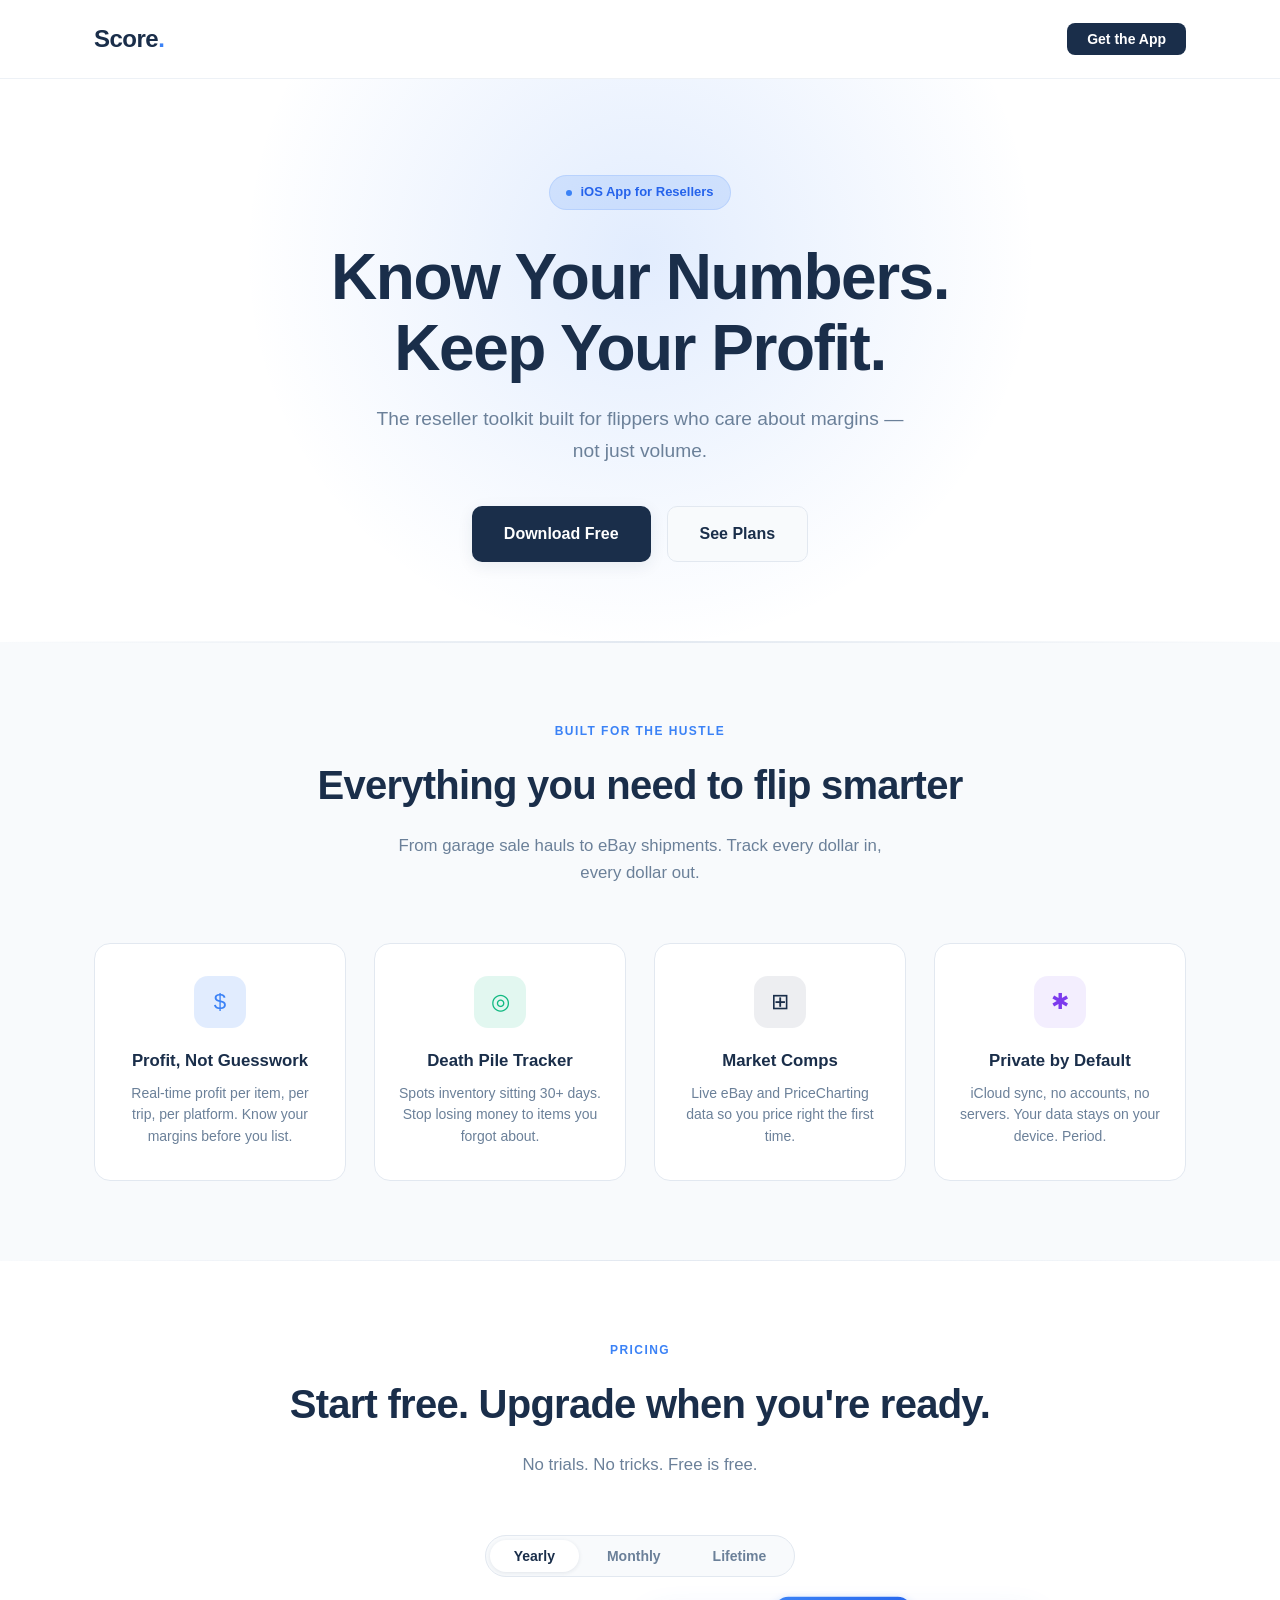
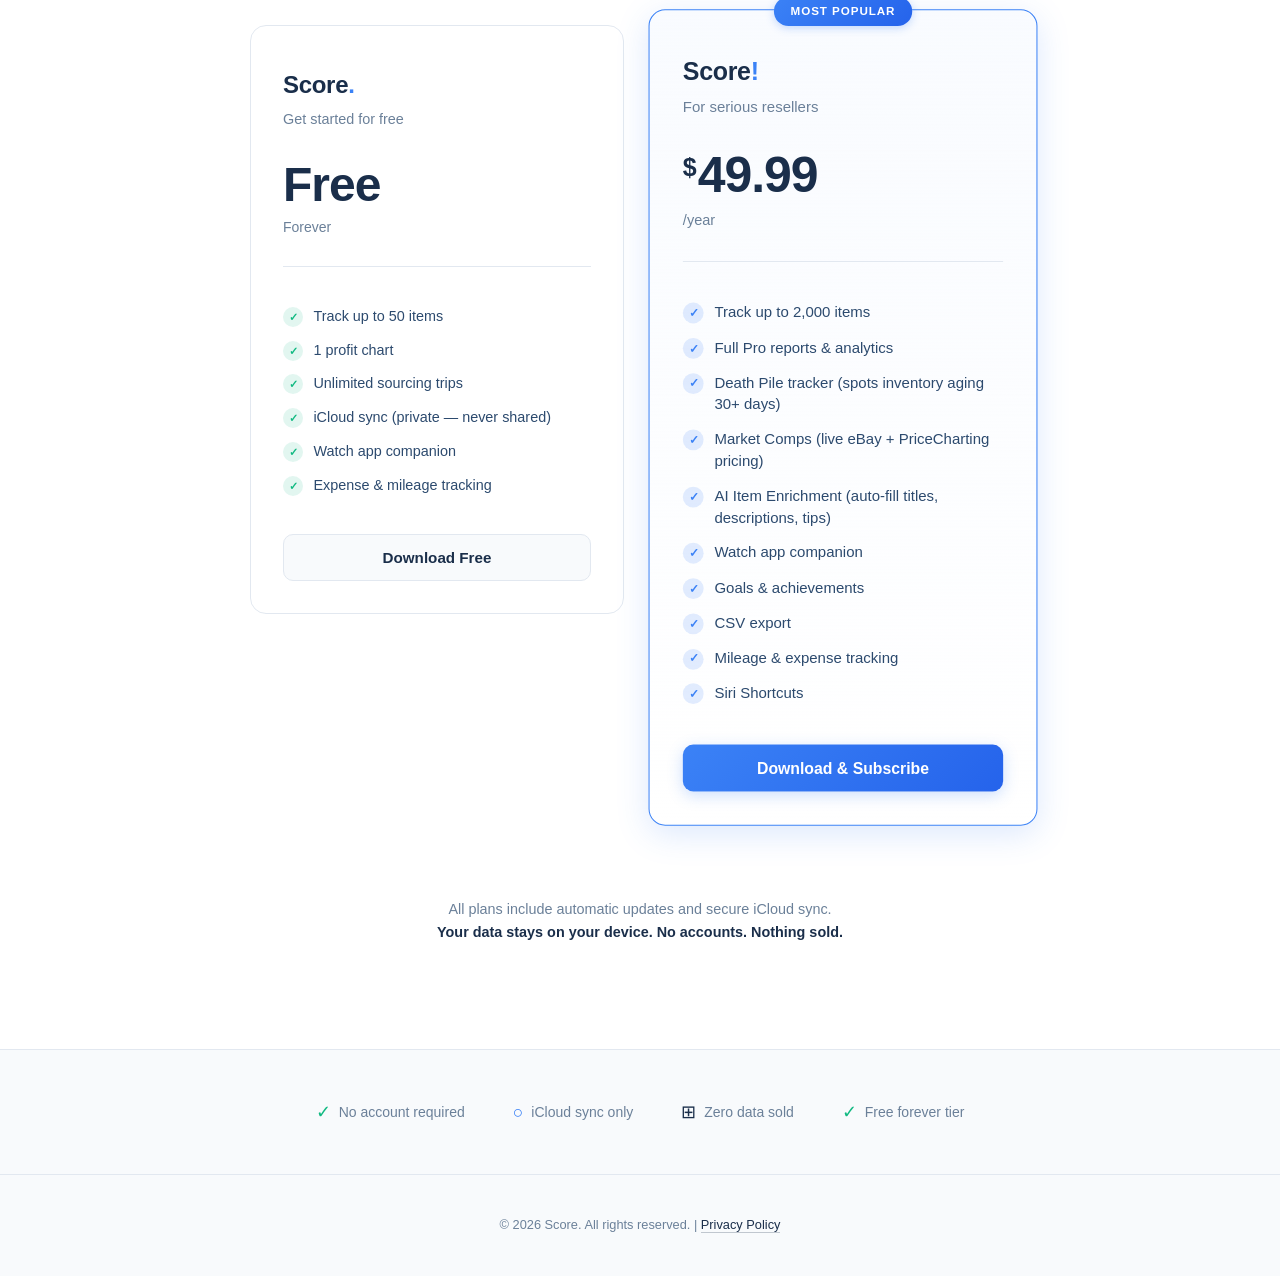
<file: index.html>
<!DOCTYPE html>
<html lang="en">
<head>
  <meta charset="UTF-8" />
  <meta name="viewport" content="width=device-width, initial-scale=1.0" />
  <title>Score. — Reseller Profit Tracker</title>
  <meta name="description" content="The reseller toolkit built for flippers who care about margins. Track inventory, sourcing trips, and profit — free to start." />
  <style>
    * {
      margin: 0;
      padding: 0;
      box-sizing: border-box;
    }
    :root {
      --primary: #1a2e4a;
      --primary-light: #2a4a6e;
      --accent: #3b82f6;
      --accent-dark: #2563eb;
      --accent-glow: rgba(59, 130, 246, 0.15);
      --success: #10b981;
      --success-glow: rgba(16, 185, 129, 0.12);
      --muted: #6b8099;
      --text: #2c4a6e;
      --border: #e2e8f0;
      --bg-light: #f8fafc;
      --bg-card: #ffffff;
      --shadow-sm: 0 1px 3px rgba(26, 46, 74, 0.06);
      --shadow-md: 0 4px 16px rgba(26, 46, 74, 0.08);
      --shadow-lg: 0 12px 40px rgba(26, 46, 74, 0.12);
      --shadow-accent: 0 8px 32px rgba(59, 130, 246, 0.18);
      --radius: 16px;
      --radius-sm: 10px;
    }
    body {
      font-family: -apple-system, BlinkMacSystemFont, "SF Pro Display", "Segoe UI", "Helvetica Neue", sans-serif;
      background: #ffffff;
      color: var(--text);
      line-height: 1.6;
      overflow-x: hidden;
      -webkit-font-smoothing: antialiased;
    }
    .container {
      max-width: 1140px;
      margin: 0 auto;
      padding: 0 1.5rem;
    }

    /* ── NAV ── */
    nav {
      padding: 1.25rem 0;
      position: sticky;
      top: 0;
      z-index: 100;
      background: rgba(255, 255, 255, 0.85);
      backdrop-filter: blur(16px);
      -webkit-backdrop-filter: blur(16px);
      border-bottom: 1px solid rgba(226, 232, 240, 0.6);
    }
    .nav-inner {
      display: flex;
      align-items: center;
      justify-content: space-between;
    }
    .logo {
      font-size: 1.5rem;
      font-weight: 800;
      color: var(--primary);
      letter-spacing: -0.5px;
      text-decoration: none;
    }
    .logo-dot {
      color: var(--accent);
      display: inline-block;
      animation: dotPulse 2.4s cubic-bezier(0.4, 0, 0.6, 1) infinite;
    }
    @keyframes dotPulse {
      0%, 100% { opacity: 1; transform: scale(1); }
      50% { opacity: 0.45; transform: scale(0.92); }
    }
    .nav-cta {
      font-size: 0.875rem;
      font-weight: 600;
      padding: 0.5rem 1.25rem;
      border-radius: 8px;
      background: var(--primary);
      color: #fff;
      text-decoration: none;
      border: none;
      cursor: pointer;
      transition: background 0.2s, transform 0.15s;
    }
    .nav-cta:hover {
      background: var(--accent);
      transform: translateY(-1px);
    }

    /* ── HERO ── */
    .hero {
      position: relative;
      padding: 6rem 0 5rem;
      text-align: center;
      overflow: hidden;
    }
    .hero::before {
      content: "";
      position: absolute;
      top: -40%;
      left: 50%;
      transform: translateX(-50%);
      width: 800px;
      height: 800px;
      background: radial-gradient(circle, var(--accent-glow) 0%, transparent 70%);
      pointer-events: none;
      z-index: 0;
    }
    .hero::after {
      content: "";
      position: absolute;
      bottom: 0;
      left: 0;
      right: 0;
      height: 1px;
      background: linear-gradient(90deg, transparent, var(--border), transparent);
    }
    .hero .container {
      position: relative;
      z-index: 1;
    }
    .hero-badge {
      display: inline-flex;
      align-items: center;
      gap: 0.5rem;
      background: var(--accent-glow);
      color: var(--accent-dark);
      font-size: 0.8125rem;
      font-weight: 600;
      padding: 0.375rem 1rem;
      border-radius: 100px;
      margin-bottom: 2rem;
      border: 1px solid rgba(59, 130, 246, 0.15);
    }
    .hero-badge-dot {
      width: 6px;
      height: 6px;
      background: var(--accent);
      border-radius: 50%;
      animation: dotPulse 2s infinite;
    }
    h1 {
      font-size: clamp(2.5rem, 5.5vw, 4rem);
      font-weight: 800;
      color: var(--primary);
      line-height: 1.1;
      letter-spacing: -1.5px;
      margin-bottom: 1.25rem;
      max-width: 700px;
      margin-left: auto;
      margin-right: auto;
    }
    .subtitle {
      font-size: clamp(1.05rem, 2vw, 1.2rem);
      color: var(--muted);
      max-width: 540px;
      margin: 0 auto 2.5rem;
      line-height: 1.65;
    }
    .hero-cta-group {
      display: flex;
      gap: 1rem;
      justify-content: center;
      flex-wrap: wrap;
    }
    .btn {
      display: inline-flex;
      align-items: center;
      gap: 0.5rem;
      font-size: 1rem;
      font-weight: 600;
      padding: 0.875rem 2rem;
      border-radius: var(--radius-sm);
      border: none;
      cursor: pointer;
      text-decoration: none;
      transition: all 0.25s cubic-bezier(0.4, 0, 0.2, 1);
    }
    .btn-primary {
      background: var(--primary);
      color: #fff;
      box-shadow: var(--shadow-md);
    }
    .btn-primary:hover {
      background: var(--accent);
      box-shadow: var(--shadow-accent);
      transform: translateY(-2px);
    }
    .btn-secondary {
      background: var(--bg-light);
      color: var(--primary);
      border: 1px solid var(--border);
    }
    .btn-secondary:hover {
      background: #fff;
      border-color: var(--accent);
      color: var(--accent);
      transform: translateY(-2px);
    }

    /* ── VALUE PROPS ── */
    .value-props {
      padding: 5rem 0;
      background: var(--bg-light);
      position: relative;
    }
    .value-props::before,
    .value-props::after {
      content: "";
      position: absolute;
      left: 0;
      right: 0;
      height: 1px;
      background: linear-gradient(90deg, transparent, var(--border), transparent);
    }
    .value-props::before { top: 0; }
    .value-props::after { bottom: 0; }
    .section-label {
      text-align: center;
      font-size: 0.75rem;
      font-weight: 700;
      text-transform: uppercase;
      letter-spacing: 0.12em;
      color: var(--accent);
      margin-bottom: 0.75rem;
    }
    .section-title {
      text-align: center;
      font-size: clamp(1.75rem, 3.5vw, 2.5rem);
      font-weight: 800;
      color: var(--primary);
      letter-spacing: -0.75px;
      margin-bottom: 1rem;
    }
    .section-subtitle {
      text-align: center;
      font-size: 1.05rem;
      color: var(--muted);
      max-width: 520px;
      margin: 0 auto 3.5rem;
    }
    .props-grid {
      display: grid;
      grid-template-columns: repeat(4, 1fr);
      gap: 1.75rem;
    }
    @media (max-width: 900px) {
      .props-grid {
        grid-template-columns: repeat(2, 1fr);
      }
    }
    @media (max-width: 520px) {
      .props-grid {
        grid-template-columns: 1fr;
        max-width: 360px;
        margin: 0 auto;
      }
    }
    .prop-card {
      background: var(--bg-card);
      border: 1px solid var(--border);
      border-radius: var(--radius);
      padding: 2rem 1.5rem;
      text-align: center;
      transition: all 0.3s cubic-bezier(0.4, 0, 0.2, 1);
    }
    .prop-card:hover {
      transform: translateY(-4px);
      box-shadow: var(--shadow-lg);
      border-color: rgba(59, 130, 246, 0.2);
    }
    .prop-icon {
      width: 52px;
      height: 52px;
      border-radius: 14px;
      display: inline-flex;
      align-items: center;
      justify-content: center;
      font-size: 1.4rem;
      margin-bottom: 1.25rem;
      line-height: 1;
    }
    .prop-icon.blue   { background: var(--accent-glow); color: var(--accent); }
    .prop-icon.green  { background: var(--success-glow); color: var(--success); }
    .prop-icon.navy   { background: rgba(26, 46, 74, 0.08); color: var(--primary); }
    .prop-icon.purple { background: rgba(139, 92, 246, 0.1); color: #7c3aed; }
    .prop-card h3 {
      font-size: 1.05rem;
      font-weight: 700;
      color: var(--primary);
      margin-bottom: 0.5rem;
    }
    .prop-card p {
      font-size: 0.875rem;
      color: var(--muted);
      line-height: 1.55;
    }

    /* ── PRICING ── */
    .pricing-section {
      padding: 5rem 0 4rem;
    }
    .pricing-toggle-wrap {
      display: flex;
      justify-content: center;
      margin-bottom: 3rem;
    }
    .pricing-toggle {
      display: inline-flex;
      background: var(--bg-light);
      border: 1px solid var(--border);
      border-radius: 100px;
      padding: 4px;
      gap: 4px;
    }
    .toggle-btn {
      padding: 0.5rem 1.5rem;
      border: none;
      background: transparent;
      color: var(--muted);
      border-radius: 100px;
      cursor: pointer;
      font-weight: 600;
      font-size: 0.875rem;
      transition: all 0.25s cubic-bezier(0.4, 0, 0.2, 1);
      font-family: inherit;
    }
    .toggle-btn.active {
      background: var(--bg-card);
      color: var(--primary);
      box-shadow: 0 1px 4px rgba(26, 46, 74, 0.1);
    }
    .toggle-btn:hover:not(.active) {
      color: var(--primary);
    }

    .pricing-grid {
      display: grid;
      grid-template-columns: 1fr 1fr;
      gap: 2rem;
      max-width: 780px;
      margin: 0 auto 3rem;
      align-items: start;
    }
    @media (max-width: 640px) {
      .pricing-grid {
        grid-template-columns: 1fr;
        max-width: 400px;
      }
    }
    .pricing-card {
      border: 1px solid var(--border);
      border-radius: var(--radius);
      padding: 2.5rem 2rem 2rem;
      background: var(--bg-card);
      transition: all 0.35s cubic-bezier(0.4, 0, 0.2, 1);
      position: relative;
      display: flex;
      flex-direction: column;
    }
    .pricing-card:hover {
      box-shadow: var(--shadow-lg);
      transform: translateY(-2px);
    }
    .pricing-card.popular {
      border-color: var(--accent);
      background: linear-gradient(180deg, rgba(59, 130, 246, 0.03) 0%, var(--bg-card) 100%);
      box-shadow: var(--shadow-accent);
    }
    @media (min-width: 900px) {
      .pricing-card.popular {
        transform: scale(1.04);
        z-index: 2;
      }
      .pricing-card.popular:hover {
        transform: scale(1.04) translateY(-4px);
      }
    }
    .popular-badge {
      position: absolute;
      top: -13px;
      left: 50%;
      transform: translateX(-50%);
      background: linear-gradient(135deg, var(--accent), var(--accent-dark));
      color: white;
      padding: 0.3rem 1rem;
      border-radius: 100px;
      font-size: 0.7rem;
      font-weight: 700;
      text-transform: uppercase;
      letter-spacing: 0.08em;
      white-space: nowrap;
      box-shadow: 0 2px 8px rgba(59, 130, 246, 0.3);
    }
    .card-name {
      font-size: 1.5rem;
      font-weight: 800;
      color: var(--primary);
      margin-bottom: 0.25rem;
      letter-spacing: -0.3px;
    }
    .card-name-accent {
      color: var(--accent);
    }
    .card-tagline {
      font-size: 0.9rem;
      color: var(--muted);
      margin-bottom: 1.75rem;
    }
    .card-price-wrap {
      margin-bottom: 2rem;
      padding-bottom: 1.75rem;
      border-bottom: 1px solid var(--border);
    }
    .card-price {
      font-size: 3rem;
      font-weight: 800;
      color: var(--primary);
      letter-spacing: -1px;
      line-height: 1.1;
    }
    .card-price .currency {
      font-size: 1.5rem;
      font-weight: 700;
      vertical-align: top;
      position: relative;
      top: 0.3rem;
      margin-right: 2px;
    }
    .card-period {
      font-size: 0.875rem;
      color: var(--muted);
      margin-top: 0.25rem;
    }
    .card-features {
      list-style: none;
      margin-bottom: 2rem;
      flex-grow: 1;
    }
    .card-features li {
      padding: 0.4rem 0;
      color: var(--text);
      font-size: 0.9rem;
      display: flex;
      align-items: flex-start;
      gap: 0.65rem;
      line-height: 1.45;
    }
    .check {
      flex-shrink: 0;
      width: 20px;
      height: 20px;
      border-radius: 50%;
      display: inline-flex;
      align-items: center;
      justify-content: center;
      font-size: 0.7rem;
      font-weight: 700;
      margin-top: 1px;
    }
    .check-default {
      background: var(--success-glow);
      color: var(--success);
    }
    .check-pro {
      background: var(--accent-glow);
      color: var(--accent);
    }
    .card-cta {
      width: 100%;
      padding: 0.875rem 1.5rem;
      border: none;
      border-radius: var(--radius-sm);
      font-weight: 700;
      font-size: 0.95rem;
      cursor: pointer;
      transition: all 0.25s cubic-bezier(0.4, 0, 0.2, 1);
      text-align: center;
      text-decoration: none;
      display: block;
      font-family: inherit;
    }
    .card-cta.primary {
      background: linear-gradient(135deg, var(--accent), var(--accent-dark));
      color: #fff;
      box-shadow: 0 4px 14px rgba(59, 130, 246, 0.25);
    }
    .card-cta.primary:hover {
      box-shadow: 0 6px 22px rgba(59, 130, 246, 0.35);
      transform: translateY(-2px);
    }
    .card-cta.secondary {
      background: var(--bg-light);
      color: var(--primary);
      border: 1px solid var(--border);
    }
    .card-cta.secondary:hover {
      background: var(--bg-card);
      border-color: var(--accent);
      color: var(--accent);
      transform: translateY(-2px);
    }

    /* ── TRUST STRIP ── */
    .trust {
      padding: 3rem 0;
      text-align: center;
      border-top: 1px solid var(--border);
      background: var(--bg-light);
    }
    .trust-items {
      display: flex;
      gap: 3rem;
      justify-content: center;
      flex-wrap: wrap;
    }
    .trust-item {
      display: flex;
      align-items: center;
      gap: 0.5rem;
      font-size: 0.875rem;
      color: var(--muted);
      font-weight: 500;
    }
    .trust-icon {
      font-size: 1.1rem;
    }
    .trust-icon.green { color: var(--success); }
    .trust-icon.blue  { color: var(--accent); }
    .trust-icon.navy  { color: var(--primary); }

    /* ── FOOTER NOTE ── */
    .footer-note {
      text-align: center;
      padding: 2.5rem 0;
    }
    .footer-note p {
      font-size: 0.9rem;
      color: var(--muted);
      line-height: 1.65;
    }
    .footer-note strong {
      color: var(--primary);
      font-weight: 600;
    }

    /* ── FOOTER ── */
    footer {
      padding: 2.5rem 0;
      text-align: center;
      color: var(--muted);
      font-size: 0.8rem;
      border-top: 1px solid var(--border);
      background: var(--bg-light);
    }
    footer a {
      color: var(--primary);
      text-decoration: none;
      font-weight: 500;
      border-bottom: 1px solid rgba(26, 46, 74, 0.25);
      transition: all 0.2s;
    }
    footer a:hover {
      color: var(--accent);
      border-bottom-color: var(--accent);
    }

    /* ── ANIMATIONS ── */
    @keyframes fadeUp {
      from { opacity: 0; transform: translateY(24px); }
      to   { opacity: 1; transform: translateY(0); }
    }
    .fade-up {
      animation: fadeUp 0.7s cubic-bezier(0.22, 1, 0.36, 1) forwards;
      opacity: 0;
    }
    .fade-up-d1 { animation-delay: 0.1s; }
    .fade-up-d2 { animation-delay: 0.2s; }
    .fade-up-d3 { animation-delay: 0.3s; }
    .fade-up-d4 { animation-delay: 0.4s; }
  </style>
</head>
<body>

  <!-- ── NAV ── -->
  <nav>
    <div class="container nav-inner">
      <div class="logo">Score<span class="logo-dot">.</span></div>
      <button class="nav-cta" onclick="downloadApp()">Get the App</button>
    </div>
  </nav>

  <!-- ── HERO ── -->
  <section class="hero">
    <div class="container">
      <div class="hero-badge fade-up">
        <span class="hero-badge-dot"></span>
        iOS App for Resellers
      </div>
      <h1 class="fade-up fade-up-d1">Know Your Numbers.<br>Keep Your Profit.</h1>
      <p class="subtitle fade-up fade-up-d2">The reseller toolkit built for flippers who care about margins — not just volume.</p>
      <div class="hero-cta-group fade-up fade-up-d3">
        <button class="btn btn-primary" onclick="downloadApp()">Download Free</button>
        <a class="btn btn-secondary" href="#pricing">See Plans</a>
      </div>
    </div>
  </section>

  <!-- ── VALUE PROPS ── -->
  <section class="value-props">
    <div class="container">
      <p class="section-label">Built for the Hustle</p>
      <h2 class="section-title">Everything you need to flip smarter</h2>
      <p class="section-subtitle">From garage sale hauls to eBay shipments. Track every dollar in, every dollar out.</p>

      <div class="props-grid">
        <div class="prop-card fade-up fade-up-d1">
          <div class="prop-icon blue">$</div>
          <h3>Profit, Not Guesswork</h3>
          <p>Real-time profit per item, per trip, per platform. Know your margins before you list.</p>
        </div>
        <div class="prop-card fade-up fade-up-d2">
          <div class="prop-icon green">&#x25CE;</div>
          <h3>Death Pile Tracker</h3>
          <p>Spots inventory sitting 30+ days. Stop losing money to items you forgot about.</p>
        </div>
        <div class="prop-card fade-up fade-up-d3">
          <div class="prop-icon navy">&#x229E;</div>
          <h3>Market Comps</h3>
          <p>Live eBay and PriceCharting data so you price right the first time.</p>
        </div>
        <div class="prop-card fade-up fade-up-d4">
          <div class="prop-icon purple">&#x2731;</div>
          <h3>Private by Default</h3>
          <p>iCloud sync, no accounts, no servers. Your data stays on your device. Period.</p>
        </div>
      </div>
    </div>
  </section>

  <!-- ── PRICING ── -->
  <section class="pricing-section" id="pricing">
    <div class="container">
      <p class="section-label">Pricing</p>
      <h2 class="section-title">Start free. Upgrade when you're ready.</h2>
      <p class="section-subtitle">No trials. No tricks. Free is free.</p>

      <div class="pricing-toggle-wrap">
        <div class="pricing-toggle">
          <button class="toggle-btn active" onclick="setPeriod('yearly', event)">Yearly</button>
          <button class="toggle-btn" onclick="setPeriod('monthly', event)">Monthly</button>
          <button class="toggle-btn" onclick="setPeriod('lifetime', event)">Lifetime</button>
        </div>
      </div>

      <div class="pricing-grid">
        <!-- Free Plan -->
        <div class="pricing-card">
          <h3 class="card-name">Score<span class="card-name-accent">.</span></h3>
          <p class="card-tagline">Get started for free</p>
          <div class="card-price-wrap">
            <div class="card-price">Free</div>
            <p class="card-period">Forever</p>
          </div>
          <ul class="card-features">
            <li><span class="check check-default">&#x2713;</span>Track up to 50 items</li>
            <li><span class="check check-default">&#x2713;</span>1 profit chart</li>
            <li><span class="check check-default">&#x2713;</span>Unlimited sourcing trips</li>
            <li><span class="check check-default">&#x2713;</span>iCloud sync (private — never shared)</li>
            <li><span class="check check-default">&#x2713;</span>Watch app companion</li>
            <li><span class="check check-default">&#x2713;</span>Expense &amp; mileage tracking</li>
          </ul>
          <button class="card-cta secondary" onclick="downloadApp()">Download Free</button>
        </div>

        <!-- Pro Plan -->
        <div class="pricing-card popular">
          <div class="popular-badge">Most Popular</div>
          <h3 class="card-name">Score<span class="card-name-accent">!</span></h3>
          <p class="card-tagline">For serious resellers</p>
          <div class="card-price-wrap">
            <div class="card-price" id="pro-price"><span class="currency">$</span>49.99</div>
            <p class="card-period" id="pro-period">/year</p>
          </div>
          <ul class="card-features">
            <li><span class="check check-pro">&#x2713;</span>Track up to 2,000 items</li>
            <li><span class="check check-pro">&#x2713;</span>Full Pro reports &amp; analytics</li>
            <li><span class="check check-pro">&#x2713;</span>Death Pile tracker (spots inventory aging 30+ days)</li>
            <li><span class="check check-pro">&#x2713;</span>Market Comps (live eBay + PriceCharting pricing)</li>
            <li><span class="check check-pro">&#x2713;</span>AI Item Enrichment (auto-fill titles, descriptions, tips)</li>
            <li><span class="check check-pro">&#x2713;</span>Watch app companion</li>
            <li><span class="check check-pro">&#x2713;</span>Goals &amp; achievements</li>
            <li><span class="check check-pro">&#x2713;</span>CSV export</li>
            <li><span class="check check-pro">&#x2713;</span>Mileage &amp; expense tracking</li>
            <li><span class="check check-pro">&#x2713;</span>Siri Shortcuts</li>
          </ul>
          <button class="card-cta primary" onclick="downloadApp()">Download &amp; Subscribe</button>
        </div>
      </div>

      <div class="footer-note">
        <p>All plans include automatic updates and secure iCloud sync.</p>
        <p><strong>Your data stays on your device. No accounts. Nothing sold.</strong></p>
      </div>
    </div>
  </section>

  <!-- ── TRUST STRIP ── -->
  <section class="trust">
    <div class="container">
      <div class="trust-items">
        <div class="trust-item">
          <span class="trust-icon green">&#x2713;</span>
          No account required
        </div>
        <div class="trust-item">
          <span class="trust-icon blue">&#x25CB;</span>
          iCloud sync only
        </div>
        <div class="trust-item">
          <span class="trust-icon navy">&#x229E;</span>
          Zero data sold
        </div>
        <div class="trust-item">
          <span class="trust-icon green">&#x2713;</span>
          Free forever tier
        </div>
      </div>
    </div>
  </section>

  <!-- ── FOOTER ── -->
  <footer>
    <div class="container">
      <p>&copy; 2026 Score. All rights reserved. | <a href="privacy.html">Privacy Policy</a></p>
    </div>
  </footer>

  <script>
    function setPeriod(period, event) {
      document.querySelectorAll('.toggle-btn').forEach(function(btn) {
        btn.classList.remove('active');
      });
      event.target.classList.add('active');

      var prices = {
        yearly:   { display: '<span class="currency">$</span>49.99',  period: '/year' },
        monthly:  { display: '<span class="currency">$</span>7.99',   period: '/month' },
        lifetime: { display: '<span class="currency">$</span>149.99', period: 'one-time' }
      };

      document.getElementById('pro-price').innerHTML = prices[period].display;
      document.getElementById('pro-period').textContent = prices[period].period;
    }

    function downloadApp() {
      alert('Score. is coming to the App Store soon.\n\nCheck back here for the download link when it launches.');
    }

    // Intersection observer for scroll-triggered fade-up
    (function() {
      var observer = new IntersectionObserver(function(entries) {
        entries.forEach(function(entry) {
          if (entry.isIntersecting) {
            entry.target.style.animationPlayState = 'running';
            observer.unobserve(entry.target);
          }
        });
      }, { threshold: 0.15 });

      document.querySelectorAll('.prop-card.fade-up').forEach(function(el) {
        el.style.animationPlayState = 'paused';
        observer.observe(el);
      });
    })();
  </script>
</body>
</html>
</file>
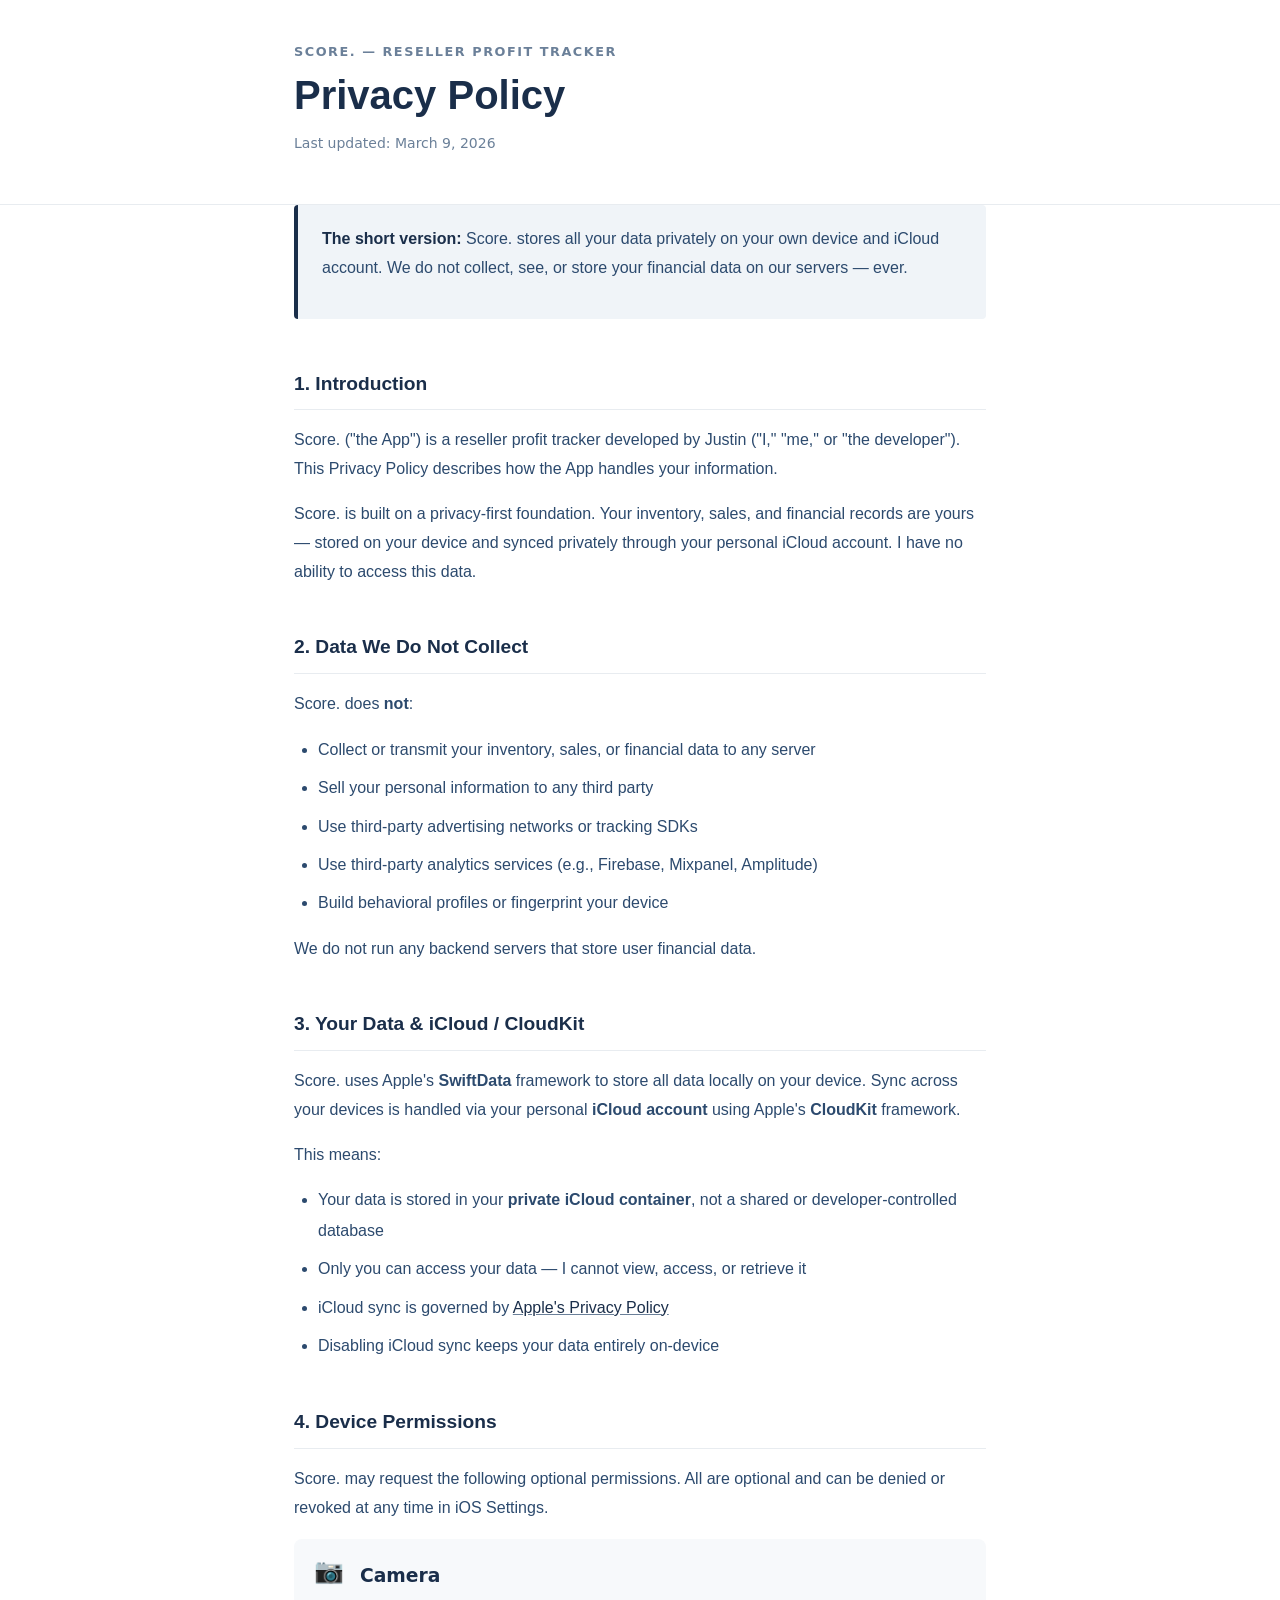
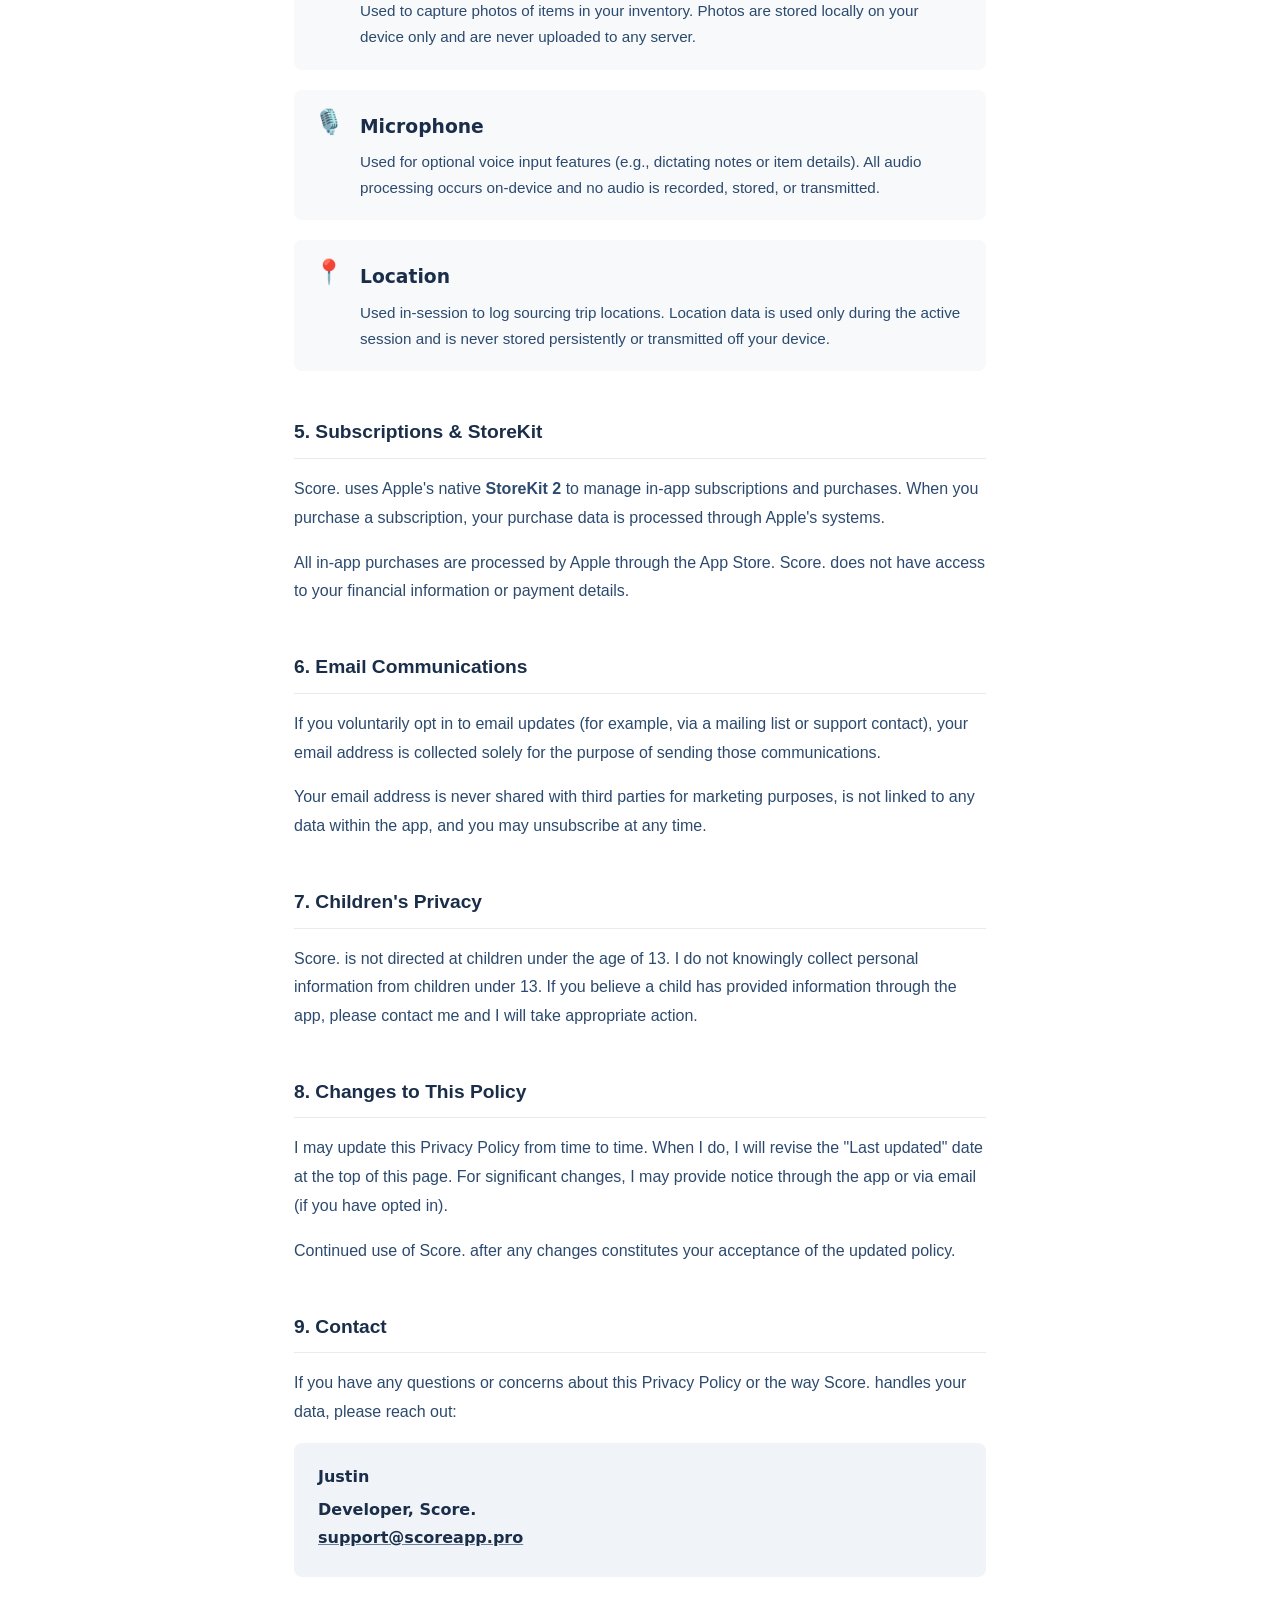
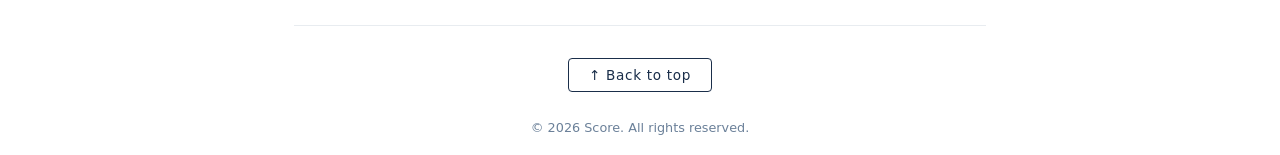
<file: privacy.html>
<!DOCTYPE html>
<html lang="en">
<head>
  <meta charset="UTF-8" />
  <meta name="viewport" content="width=device-width, initial-scale=1.0" />
  <title>Privacy Policy — Score.</title>
  <meta name="description" content="Privacy Policy for Score., the reseller profit tracker for iOS" />
  <style>
    * {
      margin: 0;
      padding: 0;
      box-sizing: border-box;
    }
    body {
      font-family: -apple-system, BlinkMacSystemFont, "Segoe UI", "Helvetica Neue", sans-serif;
      background-color: #ffffff;
      color: #2c4a6e;
      line-height: 1.8;
    }
    header {
      border-bottom: 1px solid #e8ecf0;
      padding: 2.5rem 0 2rem;
    }
    .container {
      max-width: 740px;
      margin: 0 auto;
      padding: 0 1.5rem;
    }
    header .label {
      font-size: 0.8rem;
      font-family: system-ui, sans-serif;
      letter-spacing: 0.12em;
      text-transform: uppercase;
      color: #6b8099;
      margin-bottom: 0.5rem;
      font-weight: 600;
    }
    h1 {
      font-size: clamp(1.75rem, 4vw, 2.5rem);
      font-weight: 700;
      color: #1a2e4a;
      margin-bottom: 0.75rem;
      line-height: 1.2;
    }
    .date {
      font-size: 0.875rem;
      color: #6b8099;
      font-family: system-ui, sans-serif;
    }
    main {
      padding: 3rem 1.5rem 5rem;
    }
    .callout {
      background-color: #f0f4f8;
      border-left: 4px solid #1a2e4a;
      border-radius: 4px;
      padding: 1.25rem 1.5rem;
      margin-bottom: 3rem;
    }
    .callout strong {
      color: #1a2e4a;
    }
    section {
      margin-bottom: 2.75rem;
    }
    h2 {
      font-size: 1.2rem;
      font-weight: 700;
      color: #1a2e4a;
      margin-bottom: 1rem;
      padding-bottom: 0.5rem;
      border-bottom: 1px solid #e8ecf0;
    }
    p {
      color: #2c4a6e;
      line-height: 1.8;
      margin-bottom: 1rem;
    }
    ul {
      color: #2c4a6e;
      line-height: 1.9;
      padding-left: 1.5rem;
      margin-bottom: 1rem;
    }
    li {
      margin-bottom: 0.5rem;
    }
    a {
      color: #1a2e4a;
      text-decoration: underline;
      text-decoration-color: #6b8099;
    }
    a:hover {
      text-decoration-color: #1a2e4a;
    }
    .permission-box {
      display: flex;
      gap: 1rem;
      margin-bottom: 1.25rem;
      padding: 1.25rem;
      background-color: #f7f9fb;
      border-radius: 8px;
    }
    .permission-icon {
      font-size: 1.5rem;
      line-height: 1;
      flex-shrink: 0;
    }
    .permission-content h3 {
      font-weight: 700;
      color: #1a2e4a;
      margin: 0 0 0.35rem;
      font-family: system-ui, sans-serif;
    }
    .permission-content p {
      color: #2c4a6e;
      line-height: 1.7;
      margin: 0;
      font-size: 0.95rem;
    }
    .contact-box {
      background-color: #f0f4f8;
      border-radius: 8px;
      padding: 1.25rem 1.5rem;
    }
    .contact-box p {
      margin: 0 0 0.25rem;
      font-weight: 700;
      color: #1a2e4a;
      font-family: system-ui, sans-serif;
    }
    .contact-box a {
      color: #1a2e4a;
    }
    .footer {
      text-align: center;
      margin-top: 3rem;
      border-top: 1px solid #e8ecf0;
      padding-top: 2rem;
    }
    .footer button {
      background: none;
      border: 1px solid #1a2e4a;
      border-radius: 4px;
      color: #1a2e4a;
      cursor: pointer;
      font-family: system-ui, sans-serif;
      font-size: 0.85rem;
      letter-spacing: 0.05em;
      padding: 0.5rem 1.25rem;
      transition: all 0.2s;
    }
    .footer button:hover {
      background-color: #f0f4f8;
    }
    .copyright {
      margin-top: 1.5rem;
      font-size: 0.8rem;
      color: #6b8099;
      font-family: system-ui, sans-serif;
    }
  </style>
</head>
<body>
  <header>
    <div class="container">
      <p class="label">Score. — Reseller Profit Tracker</p>
      <h1>Privacy Policy</h1>
      <p class="date">Last updated: March 9, 2026</p>
    </div>
  </header>

  <main class="container">
    <div class="callout">
      <p>
        <strong>The short version:</strong> Score. stores all your data privately on your own device and iCloud account. We do not collect, see, or store your financial data on our servers — ever.
      </p>
    </div>

    <section id="introduction">
      <h2>1. Introduction</h2>
      <p>Score. ("the App") is a reseller profit tracker developed by Justin ("I," "me," or "the developer"). This Privacy Policy describes how the App handles your information.</p>
      <p>Score. is built on a privacy-first foundation. Your inventory, sales, and financial records are yours — stored on your device and synced privately through your personal iCloud account. I have no ability to access this data.</p>
    </section>

    <section id="no-collection">
      <h2>2. Data We Do Not Collect</h2>
      <p>Score. does <strong>not</strong>:</p>
      <ul>
        <li>Collect or transmit your inventory, sales, or financial data to any server</li>
        <li>Sell your personal information to any third party</li>
        <li>Use third-party advertising networks or tracking SDKs</li>
        <li>Use third-party analytics services (e.g., Firebase, Mixpanel, Amplitude)</li>
        <li>Build behavioral profiles or fingerprint your device</li>
      </ul>
      <p>We do not run any backend servers that store user financial data.</p>
    </section>

    <section id="icloud">
      <h2>3. Your Data & iCloud / CloudKit</h2>
      <p>Score. uses Apple's <strong>SwiftData</strong> framework to store all data locally on your device. Sync across your devices is handled via your personal <strong>iCloud account</strong> using Apple's <strong>CloudKit</strong> framework.</p>
      <p>This means:</p>
      <ul>
        <li>Your data is stored in your <strong>private iCloud container</strong>, not a shared or developer-controlled database</li>
        <li>Only you can access your data — I cannot view, access, or retrieve it</li>
        <li>iCloud sync is governed by <a href="https://www.apple.com/legal/privacy/" target="_blank">Apple's Privacy Policy</a></li>
        <li>Disabling iCloud sync keeps your data entirely on-device</li>
      </ul>
    </section>

    <section id="permissions">
      <h2>4. Device Permissions</h2>
      <p>Score. may request the following optional permissions. All are optional and can be denied or revoked at any time in iOS Settings.</p>

      <div class="permission-box">
        <span class="permission-icon">📷</span>
        <div class="permission-content">
          <h3>Camera</h3>
          <p>Used to capture photos of items in your inventory. Photos are stored locally on your device only and are never uploaded to any server.</p>
        </div>
      </div>

      <div class="permission-box">
        <span class="permission-icon">🎙️</span>
        <div class="permission-content">
          <h3>Microphone</h3>
          <p>Used for optional voice input features (e.g., dictating notes or item details). All audio processing occurs on-device and no audio is recorded, stored, or transmitted.</p>
        </div>
      </div>

      <div class="permission-box">
        <span class="permission-icon">📍</span>
        <div class="permission-content">
          <h3>Location</h3>
          <p>Used in-session to log sourcing trip locations. Location data is used only during the active session and is never stored persistently or transmitted off your device.</p>
        </div>
      </div>
    </section>

    <section id="subscriptions">
      <h2>5. Subscriptions & StoreKit</h2>
      <p>Score. uses Apple's native <strong>StoreKit 2</strong> to manage in-app subscriptions and purchases. When you purchase a subscription, your purchase data is processed through Apple's systems.</p>
      <p>All in-app purchases are processed by Apple through the App Store. Score. does not have access to your financial information or payment details.</p>
    </section>

    <section id="email">
      <h2>6. Email Communications</h2>
      <p>If you voluntarily opt in to email updates (for example, via a mailing list or support contact), your email address is collected solely for the purpose of sending those communications.</p>
      <p>Your email address is never shared with third parties for marketing purposes, is not linked to any data within the app, and you may unsubscribe at any time.</p>
    </section>

    <section id="children">
      <h2>7. Children's Privacy</h2>
      <p>Score. is not directed at children under the age of 13. I do not knowingly collect personal information from children under 13. If you believe a child has provided information through the app, please contact me and I will take appropriate action.</p>
    </section>

    <section id="changes">
      <h2>8. Changes to This Policy</h2>
      <p>I may update this Privacy Policy from time to time. When I do, I will revise the "Last updated" date at the top of this page. For significant changes, I may provide notice through the app or via email (if you have opted in).</p>
      <p>Continued use of Score. after any changes constitutes your acceptance of the updated policy.</p>
    </section>

    <section id="contact">
      <h2>9. Contact</h2>
      <p>If you have any questions or concerns about this Privacy Policy or the way Score. handles your data, please reach out:</p>
      <div class="contact-box">
        <p>Justin</p>
        <p>Developer, Score. <br /><a href="mailto:support@scoreapp.pro">support@scoreapp.pro</a></p>
      </div>
    </section>

    <div class="footer">
      <button onclick="window.scrollTo({ top: 0, behavior: 'smooth' })">↑ Back to top</button>
      <p class="copyright">© 2026 Score. All rights reserved.</p>
    </div>
  </main>
</body>
</html>
</file>
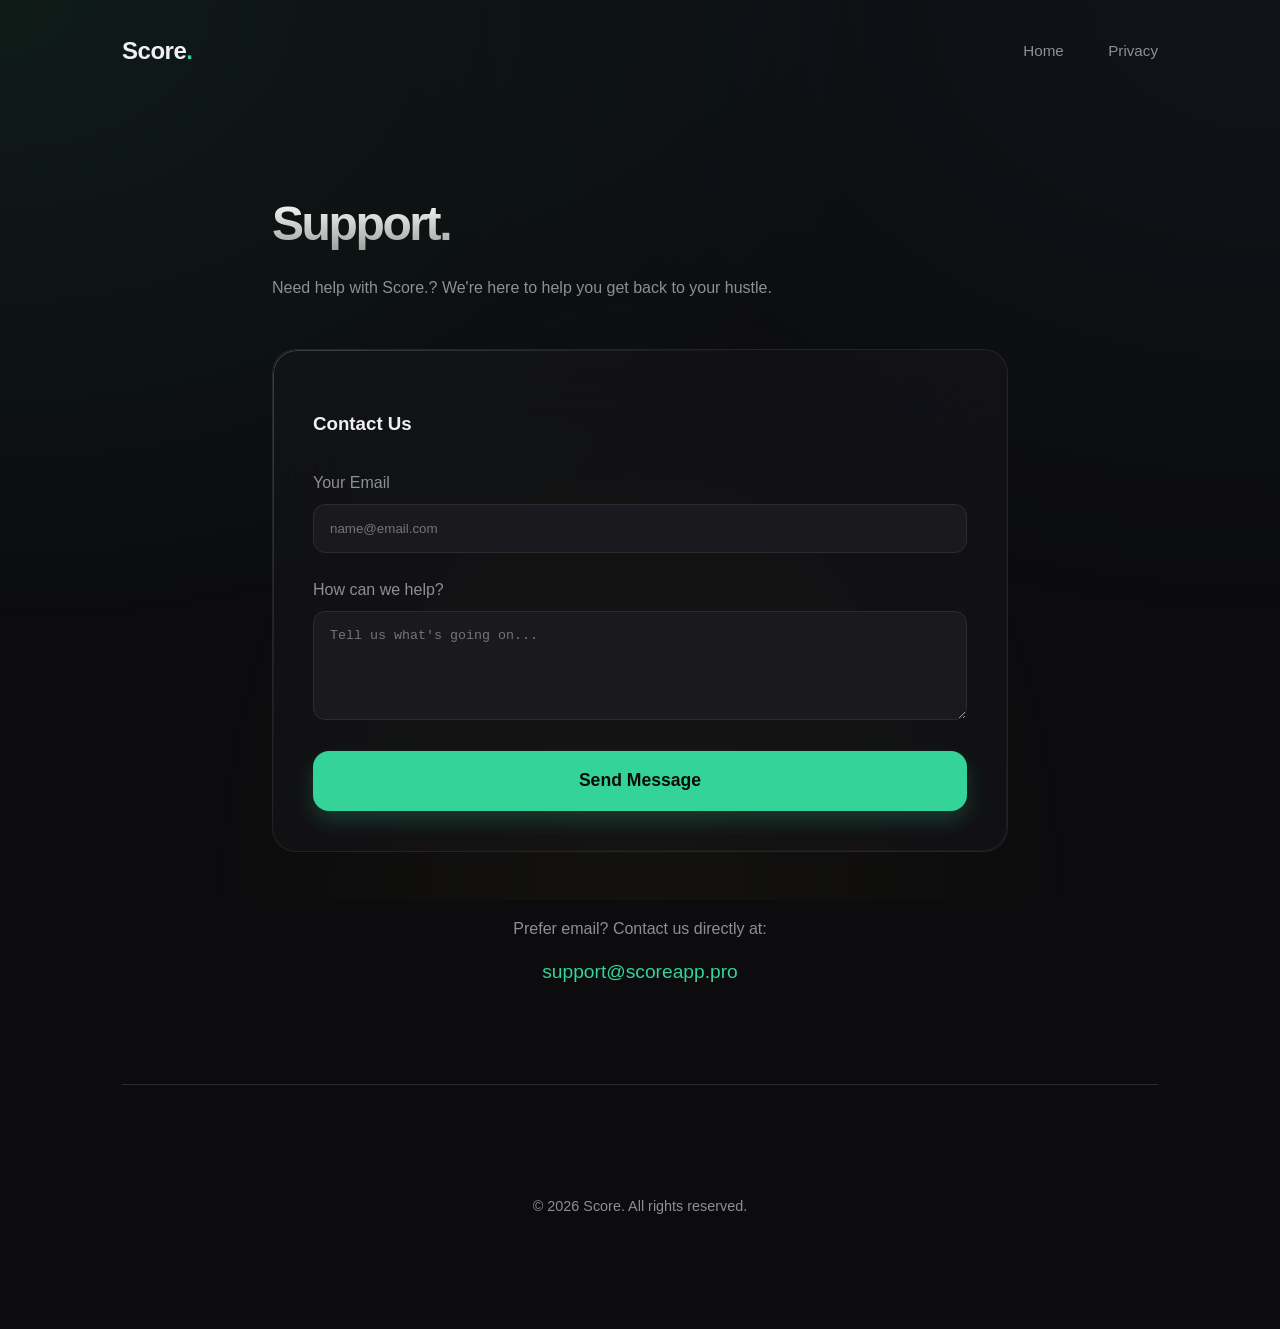
<file: support.html>
<!DOCTYPE html>
<html lang="en">
<head>
    <meta charset="UTF-8">
    <meta name="viewport" content="width=device-width, initial-scale=1.0">
    <title>Support — Score.</title>
    <link rel="stylesheet" href="styles.css">
    <link rel="stylesheet" href="https://cdnjs.cloudflare.com/ajax/libs/font-awesome/6.4.0/css/all.min.css">
</head>
<body>
    <div class="mesh-bg"></div>

    <div class="container">
        <nav>
            <div class="logo"><a href="index.html" style="text-decoration: none; color: inherit;">Score<span>.</span></a></div>
            <div class="nav-links">
                <a href="index.html">Home</a>
                <a href="privacy.html">Privacy</a>
            </div>
        </nav>

        <section class="legal-container">
            <h1 style="font-size: 3rem;">Support<span>.</span></h1>
            <p style="color: var(--text-secondary); margin-bottom: 3rem;">Need help with Score.? We're here to help you get back to your hustle.</p>

            <div class="glass-card">
                <h3 style="margin-bottom: 2rem;">Contact Us</h3>
                <form onsubmit="event.preventDefault(); alert('This is a placeholder. Support logic is coming soon!');">
                    <div style="margin-bottom: 1.5rem;">
                        <label style="display: block; margin-bottom: 0.5rem; color: var(--text-secondary);">Your Email</label>
                        <input type="email" placeholder="name@email.com" style="width: 100%; padding: 1rem; border-radius: 12px; border: 1px solid var(--border); background: var(--surface); color: var(--text-primary);">
                    </div>
                    <div style="margin-bottom: 1.5rem;">
                        <label style="display: block; margin-bottom: 0.5rem; color: var(--text-secondary);">How can we help?</label>
                        <textarea rows="5" placeholder="Tell us what's going on..." style="width: 100%; padding: 1rem; border-radius: 12px; border: 1px solid var(--border); background: var(--surface); color: var(--text-primary);"></textarea>
                    </div>
                    <button type="submit" class="btn btn-primary">Send Message</button>
                </form>
            </div>

            <div style="margin-top: 4rem; text-align: center;">
                <p style="color: var(--text-secondary);">Prefer email? Contact us directly at:</p>
                <a href="mailto:support@scoreapp.pro" style="color: var(--primary); font-size: 1.2rem; text-decoration: none;">support@scoreapp.pro</a>
            </div>
        </section>

        <footer>
            <p>© 2026 Score. All rights reserved.</p>
        </footer>
    </div>
</body>
</html>
</file>
<file: styles.css>
/* 
 * Score. Unified Design System (2026)
 * Aesthetic: Liquid Glass / Apple Native
 * Inspired by RORK-iFlip DesignSystem.swift
 */

:root {
  --bg-color: #0C0C0E;
  --surface: #1A1A1E;
  --surface-elevated: #242428;
  --primary: #34D399; /* Emerald / Cash Recovered */
  --secondary: #60A5FA; /* Cool Blue */
  --text-primary: #F0F0F2;
  --text-secondary: #8E8E93;
  --border: #2C2C30;
  --gold: #FFD700;
  --error: #F87171;
  
  --glass-bg: rgba(26, 26, 30, 0.4);
  --glass-border: rgba(255, 255, 255, 0.08);
  --glass-highlight: rgba(255, 255, 255, 0.12);
  
  --radius-lg: 24px;
  --radius-md: 16px;
  --font-main: "Inter", -apple-system, BlinkMacSystemFont, "SF Pro Rounded", sans-serif;
  --font-display: "Clash Display", "Satoshi", "SF Pro Display", sans-serif;
}

/* New Agency Components */
.status-badge {
  display: inline-flex;
  align-items: center;
  gap: 8px;
  padding: 6px 12px;
  background: rgba(52, 211, 153, 0.1);
  border: 1px solid rgba(52, 211, 153, 0.2);
  border-radius: 100px;
  font-size: 0.75rem;
  font-weight: 600;
  color: var(--primary);
  margin-bottom: 2rem;
}

.status-dot {
  width: 8px;
  height: 8px;
  background: var(--primary);
  border-radius: 50%;
  box-shadow: 0 0 10px var(--primary);
  animation: pulse 2s infinite;
}

@keyframes pulse {
  0% { opacity: 1; }
  50% { opacity: 0.4; }
  100% { opacity: 1; }
}

.section-label {
  text-transform: uppercase;
  letter-spacing: 0.2em;
  font-size: 0.75rem;
  font-weight: 700;
  color: var(--primary);
  margin-bottom: 1rem;
  display: block;
}

.faq-grid {
  display: grid;
  grid-template-columns: 1fr 1fr;
  gap: 1.5rem;
  margin-top: 3rem;
}

.faq-item {
  background: rgba(255, 255, 255, 0.02);
  border: 1px solid var(--glass-border);
  border-radius: var(--radius-md);
  padding: 1.5rem;
}

.faq-item h4 {
  margin: 0 0 0.5rem;
  color: var(--text-primary);
}

.faq-item p {
  margin: 0;
  font-size: 0.9rem;
  color: var(--text-secondary);
}

.newsletter-box {
  background: linear-gradient(135deg, var(--surface), var(--bg-color));
  border: 1px solid var(--glass-border);
  border-radius: var(--radius-lg);
  padding: 4rem;
  text-align: center;
  margin: 6rem 0;
}

.input-group {
  display: flex;
  gap: 10px;
  max-width: 500px;
  margin: 2rem auto 0;
}

.input-group input {
  flex: 1;
  padding: 1rem 1.5rem;
  border-radius: var(--radius-md);
  border: 1px solid var(--border);
  background: var(--bg-color);
  color: white;
}

/* Original Styles Continue... */
* {
  box-sizing: border-box;
  -webkit-font-smoothing: antialiased;
}

body {
  margin: 0;
  padding: 0;
  background-color: var(--bg-color);
  color: var(--text-primary);
  font-family: var(--font-main);
  line-height: 1.6;
  overflow-x: hidden;
}

/* Liquid Mesh Background */
.mesh-bg {
  position: fixed;
  top: 0;
  left: 0;
  width: 100vw;
  height: 100vh;
  z-index: -1;
  background: 
    radial-gradient(at 0% 0%, rgba(52, 211, 153, 0.08) 0px, transparent 50%),
    radial-gradient(at 100% 0%, rgba(96, 165, 250, 0.05) 0px, transparent 50%),
    radial-gradient(at 50% 100%, rgba(255, 215, 0, 0.03) 0px, transparent 50%);
}

.container {
  max-width: 1100px;
  margin: 0 auto;
  padding: 0 2rem;
}

/* Glass Components */
.glass-card {
  background: var(--glass-bg);
  backdrop-filter: blur(40px) saturate(150%);
  -webkit-backdrop-filter: blur(40px) saturate(150%);
  border: 1px solid var(--glass-border);
  border-radius: var(--radius-lg);
  padding: 2.5rem;
  position: relative;
  overflow: hidden;
  transition: all 0.4s cubic-bezier(0.23, 1, 0.32, 1);
}

/* Specular Highlight Effect */
.glass-card::before {
  content: "";
  position: absolute;
  top: 0;
  left: 0;
  right: 0;
  bottom: 0;
  border-radius: inherit;
  padding: 1px;
  background: linear-gradient(135deg, rgba(255,255,255,0.2), transparent 40%, rgba(255,255,255,0.05));
  -webkit-mask: linear-gradient(#fff 0 0) content-box, linear-gradient(#fff 0 0);
  mask: linear-gradient(#fff 0 0) content-box, linear-gradient(#fff 0 0);
  -webkit-mask-composite: xor;
  mask-composite: exclude;
  pointer-events: none;
}

.glass-card:hover {
  transform: translateY(-8px) scale(1.01);
  border: 1px solid var(--glass-highlight);
  box-shadow: 0 20px 40px rgba(0,0,0,0.4);
}

/* Navigation */
nav {
  display: flex;
  justify-content: space-between;
  align-items: center;
  padding: 2rem 0;
}

.logo {
  font-family: var(--font-display);
  font-size: 1.5rem;
  font-weight: 700;
  letter-spacing: -0.02em;
}

.logo span {
  color: var(--primary);
}

.nav-links a {
  color: var(--text-secondary);
  text-decoration: none;
  margin-left: 2.5rem;
  font-size: 0.95rem;
  font-weight: 500;
  transition: color 0.3s ease;
}

.nav-links a:hover {
  color: var(--text-primary);
}

/* Hero Section */
.hero {
  text-align: center;
  padding: 8rem 0 6rem;
}

h1 {
  font-family: var(--font-display);
  font-size: clamp(3.5rem, 8vw, 5.5rem);
  font-weight: 700;
  line-height: 1.1;
  letter-spacing: -0.05em;
  margin-bottom: 1.5rem;
  background: linear-gradient(to bottom, #FFFFFF, rgba(255,255,255,0.6));
  -webkit-background-clip: text;
  -webkit-text-fill-color: transparent;
}

.hero p {
  font-size: 1.5rem;
  color: var(--text-secondary);
  max-width: 650px;
  margin: 0 auto 3rem;
  font-weight: 400;
}

/* Pricing Grid */
.pricing-section {
  padding: 6rem 0;
}

.pricing-grid {
  display: grid;
  grid-template-columns: 1fr 1fr;
  gap: 2.5rem;
  margin-top: 4rem;
}

.tier-badge {
  display: inline-block;
  padding: 0.4rem 1rem;
  border-radius: 100px;
  font-size: 0.7rem;
  font-weight: 700;
  text-transform: uppercase;
  letter-spacing: 0.1em;
  margin-bottom: 1.5rem;
  background: rgba(255,255,255,0.05);
}

.badge-pro {
  background: rgba(52, 211, 153, 0.15);
  color: var(--primary);
}

.price {
  font-family: var(--font-display);
  font-size: 4rem;
  font-weight: 700;
  margin: 1.5rem 0;
  display: flex;
  align-items: baseline;
  gap: 0.5rem;
}

.price span {
  font-size: 1.25rem;
  color: var(--text-secondary);
  font-weight: 400;
}

ul.features {
  list-style: none;
  padding: 0;
  margin: 2.5rem 0;
}

ul.features li {
  margin-bottom: 1rem;
  color: var(--text-secondary);
  display: flex;
  align-items: center;
  font-size: 1.05rem;
}

ul.features li i {
  color: var(--primary);
  margin-right: 1rem;
  font-size: 1.1rem;
}

/* Buttons */
.btn {
  display: flex;
  justify-content: center;
  align-items: center;
  width: 100%;
  padding: 1.2rem;
  border-radius: var(--radius-md);
  text-decoration: none;
  font-weight: 700;
  font-size: 1.1rem;
  transition: all 0.3s cubic-bezier(0.23, 1, 0.32, 1);
  border: none;
  cursor: pointer;
}

.btn-primary {
  background: var(--primary);
  color: var(--bg-color);
  box-shadow: 0 10px 20px rgba(52, 211, 153, 0.2);
}

.btn-primary:hover {
  transform: translateY(-2px);
  box-shadow: 0 15px 30px rgba(52, 211, 153, 0.3);
  filter: brightness(1.1);
}

.btn-outline {
  background: transparent;
  color: var(--text-primary);
  border: 1px solid var(--glass-border);
}

.btn-outline:hover {
  background: rgba(255,255,255,0.05);
  border-color: var(--glass-highlight);
}

/* Apple Badge Placeholder */
.app-store-badge {
  display: inline-flex;
  align-items: center;
  background: #000;
  color: #fff;
  padding: 0.8rem 2rem;
  border-radius: 12px;
  border: 1px solid rgba(255,255,255,0.2);
  text-decoration: none;
  margin-top: 2rem;
  font-weight: 600;
}

/* Legal Pages */
.legal-container {
  max-width: 800px;
  margin: 6rem auto;
  padding: 0 2rem;
}

.legal-container h2 {
  font-family: var(--font-display);
  margin-top: 3rem;
  color: var(--primary);
}

footer {
  padding: 6rem 0;
  text-align: center;
  color: var(--text-secondary);
  font-size: 0.9rem;
  border-top: 1px solid var(--border);
}

@media (max-width: 768px) {
  .pricing-grid {
    grid-template-columns: 1fr;
  }
  h1 {
    font-size: 3.5rem;
  }
}
</file>
